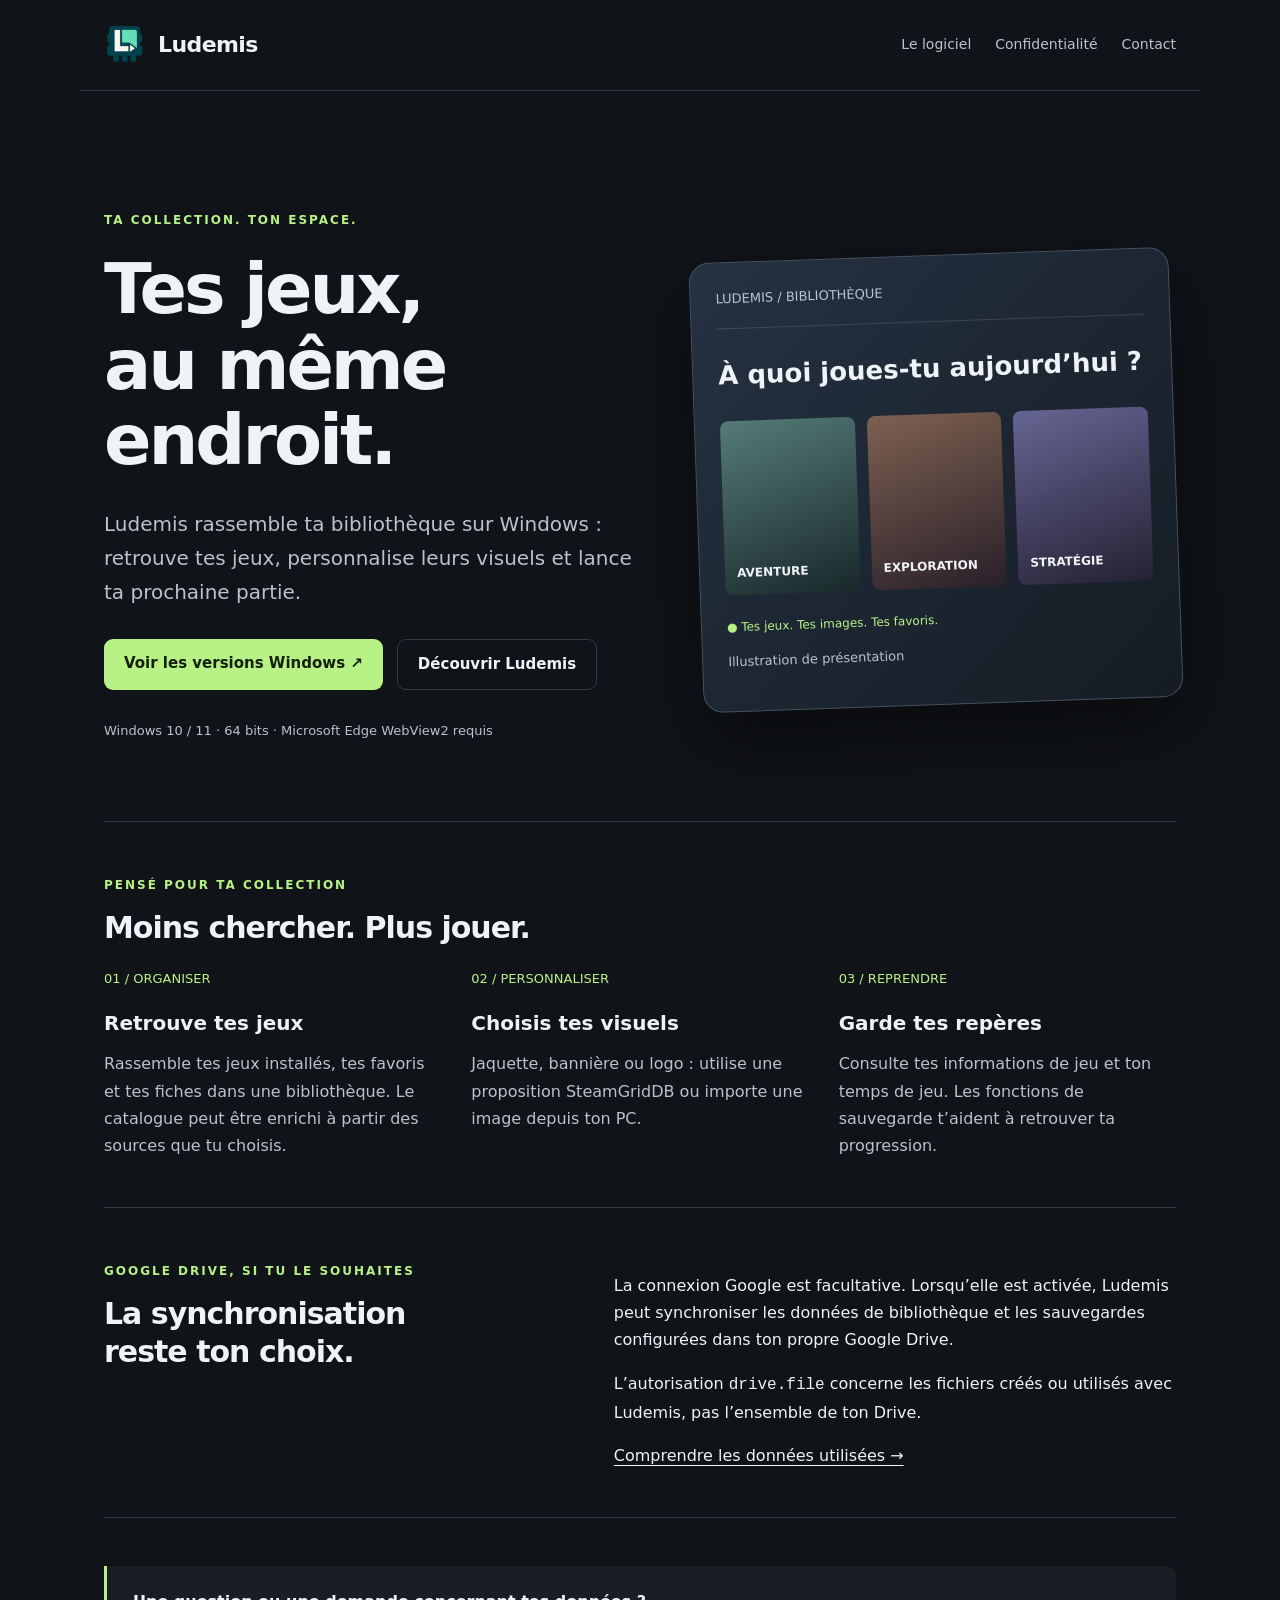
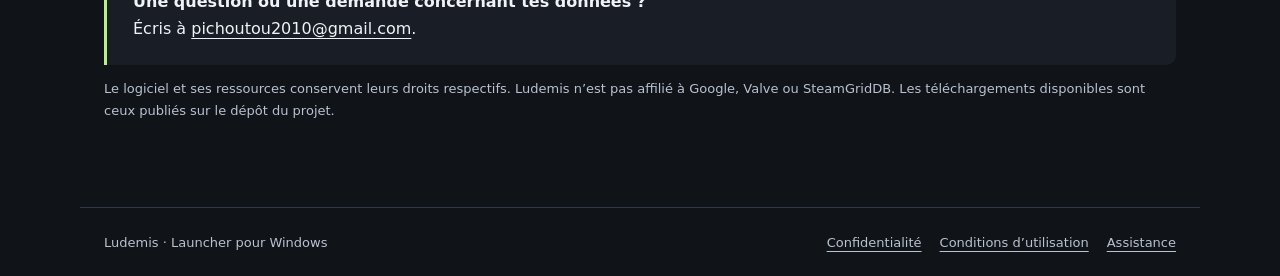
<file: docs/index.html>
<!doctype html><html lang="fr"><head><meta charset="utf-8"><meta name="viewport" content="width=device-width,initial-scale=1"><meta name="description" content="Découvre Ludemis, le launcher Windows pour organiser tes jeux, personnaliser tes visuels et synchroniser tes sauvegardes avec Google Drive."><meta name="theme-color" content="#101318"><title>Ludemis — Tes jeux, au même endroit</title><link rel="icon" href="./assets/ludemis.png"><link rel="stylesheet" href="./style.css"></head><body><a class="skip" href="#contenu">Aller au contenu</a><header><a class="brand" href="./"><img src="./assets/ludemis.png" alt="">Ludemis</a><nav aria-label="Navigation principale"><a href="./#fonctionnalites">Le logiciel</a><a href="./confidentialite.html">Confidentialité</a><a href="mailto:pichoutou2010@gmail.com">Contact</a></nav></header><main id="contenu"><section class="hero"><div><span class="eyebrow">Ta collection. Ton espace.</span><h1>Tes jeux,<br>au même endroit.</h1><p class="lead">Ludemis rassemble ta bibliothèque sur Windows : retrouve tes jeux, personnalise leurs visuels et lance ta prochaine partie.</p><div class="actions"><a class="button" href="https://github.com/Ksidernide/Ludemis-releases/releases">Voir les versions Windows ↗</a><a class="button secondary" href="#fonctionnalites">Découvrir Ludemis</a></div><p class="small">Windows 10 / 11 · 64 bits · Microsoft Edge WebView2 requis</p></div><div class="preview" aria-label="Illustration de l’organisation d’une bibliothèque, sans capture de données utilisateur"><div class="preview-top">LUDEMIS / BIBLIOTHÈQUE</div><h3>À quoi joues-tu aujourd’hui ?</h3><div class="covers"><div class="cover">AVENTURE</div><div class="cover">EXPLORATION</div><div class="cover">STRATÉGIE</div></div><div class="status">● Tes jeux. Tes images. Tes favoris.</div><p class="small">Illustration de présentation</p></div></section><section class="section" id="fonctionnalites"><span class="eyebrow">Pensé pour ta collection</span><h2>Moins chercher. Plus jouer.</h2><div class="columns"><article><span class="num">01 / ORGANISER</span><h3>Retrouve tes jeux</h3><p>Rassemble tes jeux installés, tes favoris et tes fiches dans une bibliothèque. Le catalogue peut être enrichi à partir des sources que tu choisis.</p></article><article><span class="num">02 / PERSONNALISER</span><h3>Choisis tes visuels</h3><p>Jaquette, bannière ou logo : utilise une proposition SteamGridDB ou importe une image depuis ton PC.</p></article><article><span class="num">03 / REPRENDRE</span><h3>Garde tes repères</h3><p>Consulte tes informations de jeu et ton temps de jeu. Les fonctions de sauvegarde t’aident à retrouver ta progression.</p></article></div></section><section class="section cloud"><div><span class="eyebrow">Google Drive, si tu le souhaites</span><h2>La synchronisation<br>reste ton choix.</h2></div><div><p>La connexion Google est facultative. Lorsqu’elle est activée, Ludemis peut synchroniser les données de bibliothèque et les sauvegardes configurées dans ton propre Google Drive.</p><p>L’autorisation <code>drive.file</code> concerne les fichiers créés ou utilisés avec Ludemis, pas l’ensemble de ton Drive.</p><a href="./confidentialite.html">Comprendre les données utilisées →</a></div></section><section class="section"><div class="note"><p><strong>Une question ou une demande concernant tes données ?</strong><br>Écris à <a href="mailto:pichoutou2010@gmail.com">pichoutou2010@gmail.com</a>.</p></div><p class="small">Le logiciel et ses ressources conservent leurs droits respectifs. Ludemis n’est pas affilié à Google, Valve ou SteamGridDB. Les téléchargements disponibles sont ceux publiés sur le dépôt du projet.</p></section></main><footer><span>Ludemis · Launcher pour Windows</span><div><a href="./confidentialite.html">Confidentialité</a><a href="./conditions.html">Conditions d’utilisation</a><a href="mailto:pichoutou2010@gmail.com">Assistance</a></div></footer></body></html>
</file>
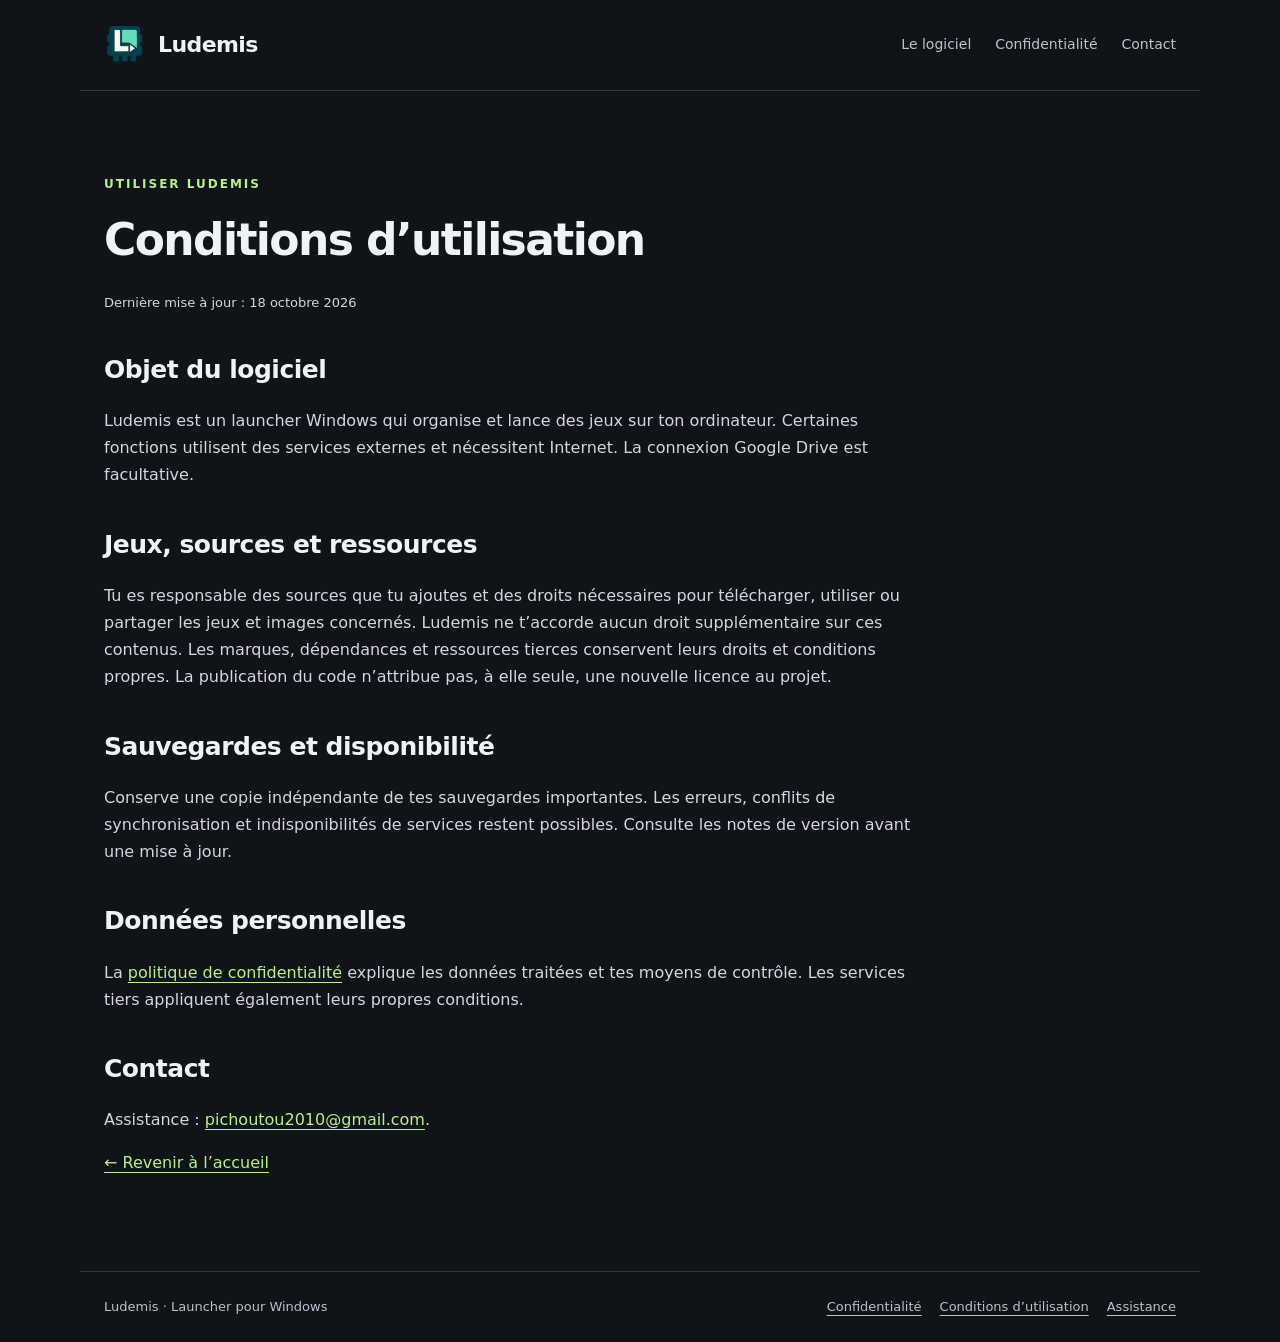
<file: docs/conditions.html>
<!doctype html><html lang="fr"><head><meta charset="utf-8"><meta name="viewport" content="width=device-width,initial-scale=1"><meta name="description" content="Conditions d’utilisation de Ludemis, ressources tierces, sauvegardes et contact."><meta name="theme-color" content="#101318"><title>Conditions d’utilisation — Ludemis</title><link rel="icon" href="./assets/ludemis.png"><link rel="stylesheet" href="./style.css"></head><body><a class="skip" href="#contenu">Aller au contenu</a><header><a class="brand" href="./"><img src="./assets/ludemis.png" alt="">Ludemis</a><nav aria-label="Navigation principale"><a href="./#fonctionnalites">Le logiciel</a><a href="./confidentialite.html">Confidentialité</a><a href="mailto:pichoutou2010@gmail.com">Contact</a></nav></header><main id="contenu"><article class="prose"><span class="eyebrow">Utiliser Ludemis</span><h1>Conditions d’utilisation</h1><p class="small">Dernière mise à jour : 18 octobre 2026</p><h2>Objet du logiciel</h2><p>Ludemis est un launcher Windows qui organise et lance des jeux sur ton ordinateur. Certaines fonctions utilisent des services externes et nécessitent Internet. La connexion Google Drive est facultative.</p><h2>Jeux, sources et ressources</h2><p>Tu es responsable des sources que tu ajoutes et des droits nécessaires pour télécharger, utiliser ou partager les jeux et images concernés. Ludemis ne t’accorde aucun droit supplémentaire sur ces contenus. Les marques, dépendances et ressources tierces conservent leurs droits et conditions propres. La publication du code n’attribue pas, à elle seule, une nouvelle licence au projet.</p><h2>Sauvegardes et disponibilité</h2><p>Conserve une copie indépendante de tes sauvegardes importantes. Les erreurs, conflits de synchronisation et indisponibilités de services restent possibles. Consulte les notes de version avant une mise à jour.</p><h2>Données personnelles</h2><p>La <a href="./confidentialite.html">politique de confidentialité</a> explique les données traitées et tes moyens de contrôle. Les services tiers appliquent également leurs propres conditions.</p><h2>Contact</h2><p>Assistance : <a href="mailto:pichoutou2010@gmail.com">pichoutou2010@gmail.com</a>.</p><p><a href="./">← Revenir à l’accueil</a></p></article></main><footer><span>Ludemis · Launcher pour Windows</span><div><a href="./confidentialite.html">Confidentialité</a><a href="./conditions.html">Conditions d’utilisation</a><a href="mailto:pichoutou2010@gmail.com">Assistance</a></div></footer></body></html>
</file>
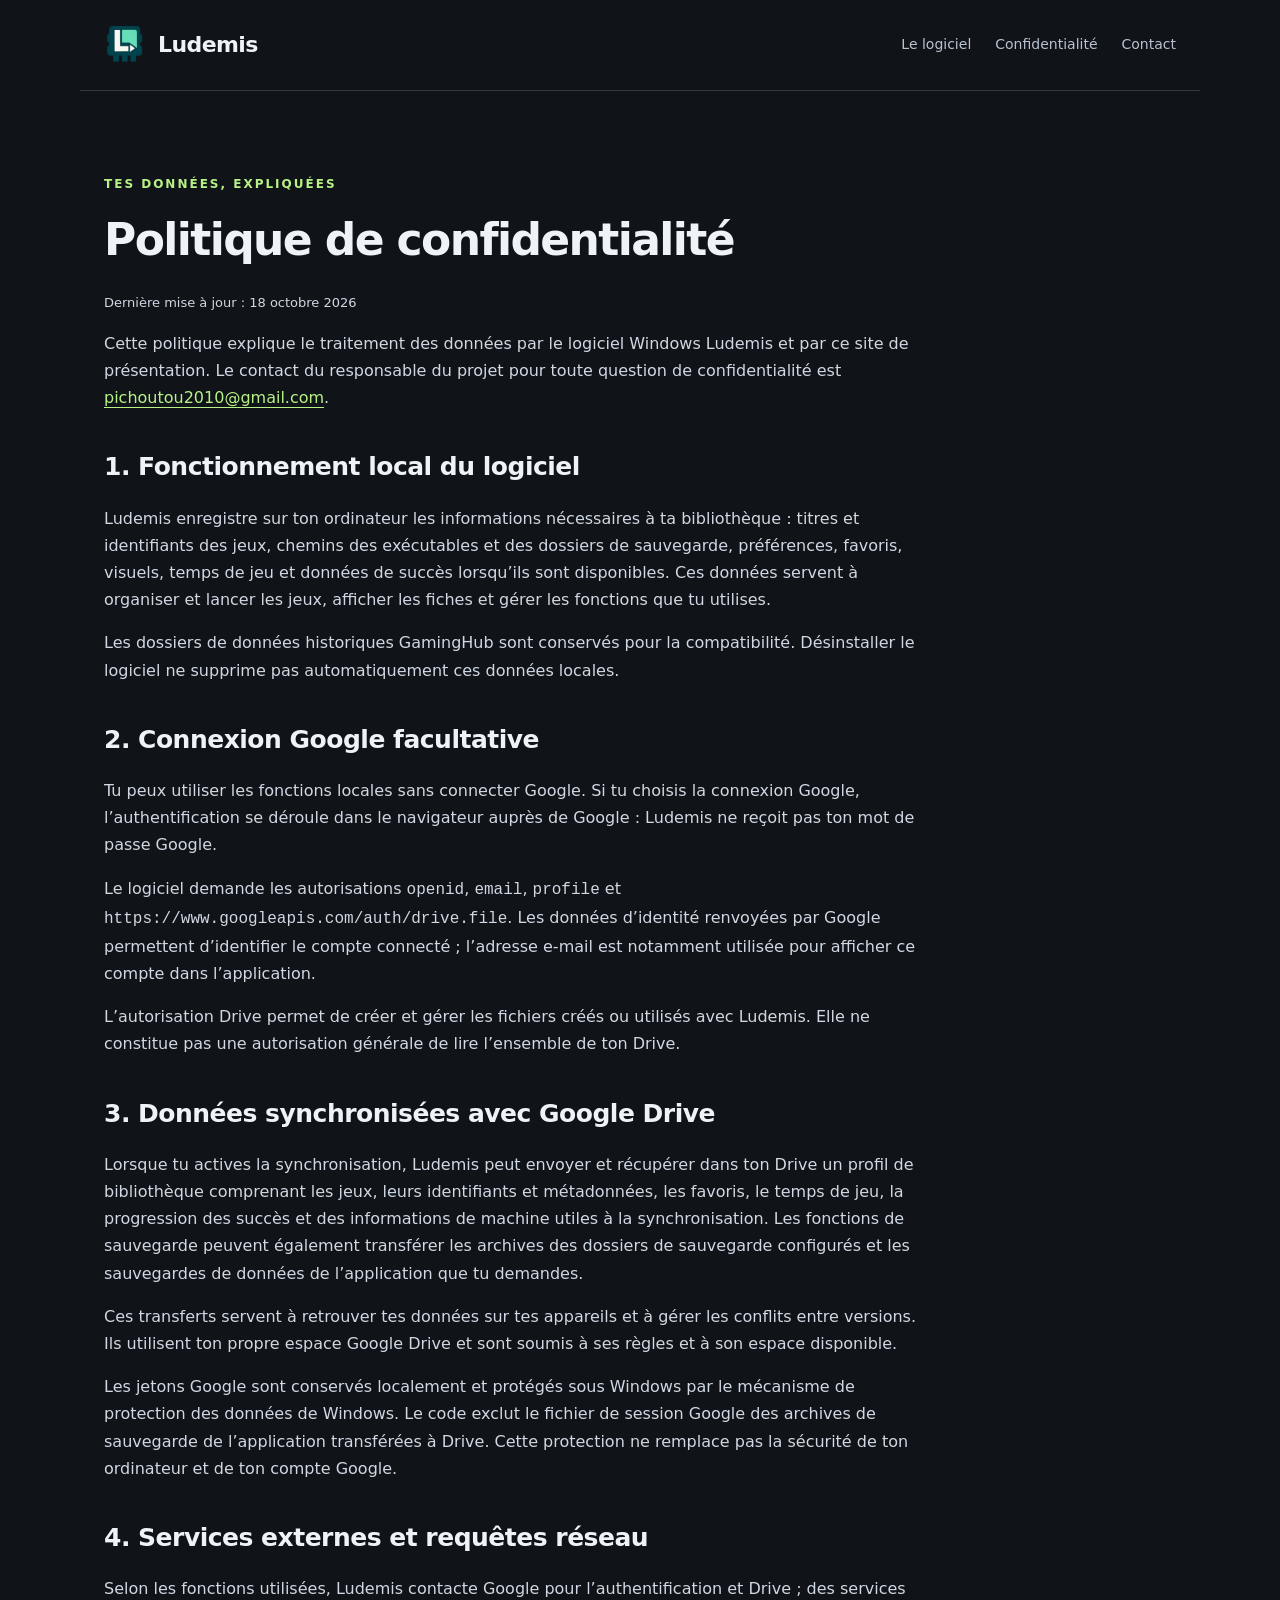
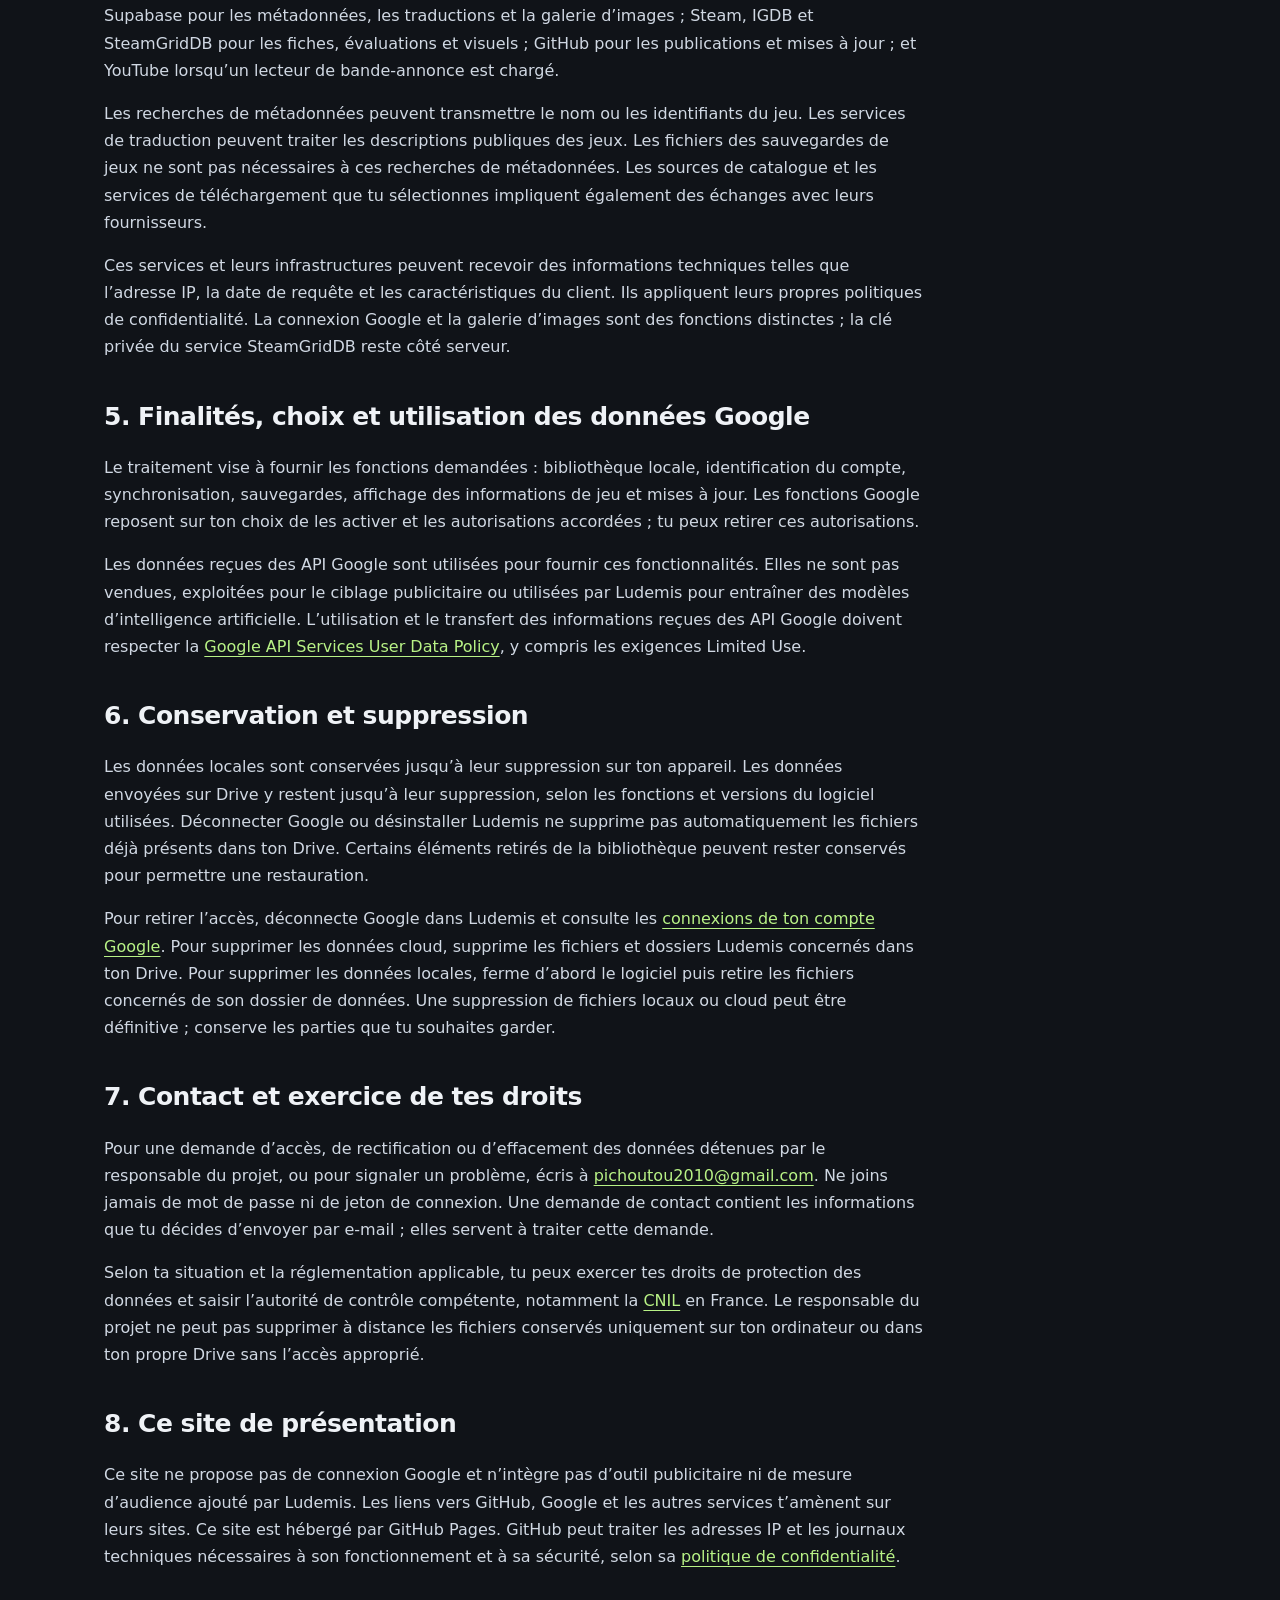
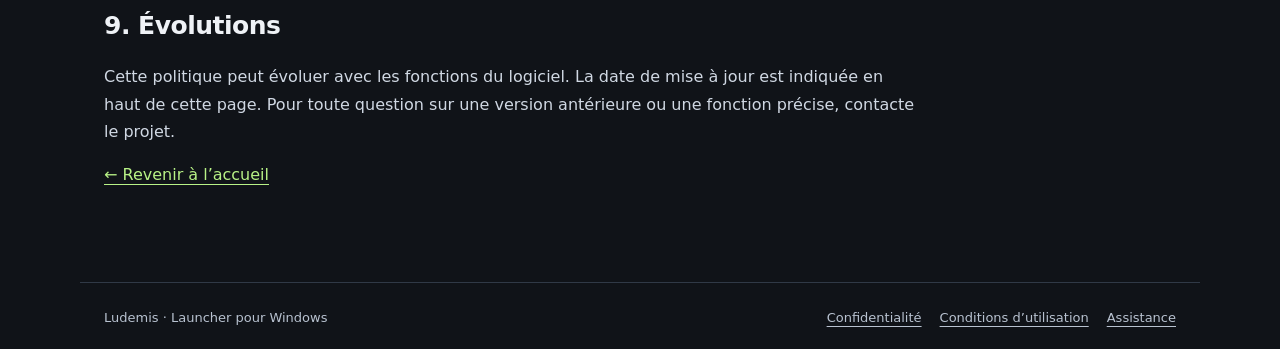
<file: docs/confidentialite.html>
<!doctype html><html lang="fr"><head><meta charset="utf-8"><meta name="viewport" content="width=device-width,initial-scale=1"><meta name="description" content="Données locales, connexion Google, synchronisation Drive, services externes et suppression des données dans Ludemis."><meta name="theme-color" content="#101318"><title>Confidentialité — Ludemis</title><link rel="icon" href="./assets/ludemis.png"><link rel="stylesheet" href="./style.css"></head><body><a class="skip" href="#contenu">Aller au contenu</a><header><a class="brand" href="./"><img src="./assets/ludemis.png" alt="">Ludemis</a><nav aria-label="Navigation principale"><a href="./#fonctionnalites">Le logiciel</a><a href="./confidentialite.html">Confidentialité</a><a href="mailto:pichoutou2010@gmail.com">Contact</a></nav></header><main id="contenu"><article class="prose"><span class="eyebrow">Tes données, expliquées</span><h1>Politique de confidentialité</h1><p class="small">Dernière mise à jour : 18 octobre 2026</p><p>Cette politique explique le traitement des données par le logiciel Windows Ludemis et par ce site de présentation. Le contact du responsable du projet pour toute question de confidentialité est <a href="mailto:pichoutou2010@gmail.com">pichoutou2010@gmail.com</a>.</p><h2>1. Fonctionnement local du logiciel</h2><p>Ludemis enregistre sur ton ordinateur les informations nécessaires à ta bibliothèque : titres et identifiants des jeux, chemins des exécutables et des dossiers de sauvegarde, préférences, favoris, visuels, temps de jeu et données de succès lorsqu’ils sont disponibles. Ces données servent à organiser et lancer les jeux, afficher les fiches et gérer les fonctions que tu utilises.</p><p>Les dossiers de données historiques GamingHub sont conservés pour la compatibilité. Désinstaller le logiciel ne supprime pas automatiquement ces données locales.</p><h2>2. Connexion Google facultative</h2><p>Tu peux utiliser les fonctions locales sans connecter Google. Si tu choisis la connexion Google, l’authentification se déroule dans le navigateur auprès de Google : Ludemis ne reçoit pas ton mot de passe Google.</p><p>Le logiciel demande les autorisations <code>openid</code>, <code>email</code>, <code>profile</code> et <code>https://www.googleapis.com/auth/drive.file</code>. Les données d’identité renvoyées par Google permettent d’identifier le compte connecté ; l’adresse e-mail est notamment utilisée pour afficher ce compte dans l’application.</p><p>L’autorisation Drive permet de créer et gérer les fichiers créés ou utilisés avec Ludemis. Elle ne constitue pas une autorisation générale de lire l’ensemble de ton Drive.</p><h2>3. Données synchronisées avec Google Drive</h2><p>Lorsque tu actives la synchronisation, Ludemis peut envoyer et récupérer dans ton Drive un profil de bibliothèque comprenant les jeux, leurs identifiants et métadonnées, les favoris, le temps de jeu, la progression des succès et des informations de machine utiles à la synchronisation. Les fonctions de sauvegarde peuvent également transférer les archives des dossiers de sauvegarde configurés et les sauvegardes de données de l’application que tu demandes.</p><p>Ces transferts servent à retrouver tes données sur tes appareils et à gérer les conflits entre versions. Ils utilisent ton propre espace Google Drive et sont soumis à ses règles et à son espace disponible.</p><p>Les jetons Google sont conservés localement et protégés sous Windows par le mécanisme de protection des données de Windows. Le code exclut le fichier de session Google des archives de sauvegarde de l’application transférées à Drive. Cette protection ne remplace pas la sécurité de ton ordinateur et de ton compte Google.</p><h2>4. Services externes et requêtes réseau</h2><p>Selon les fonctions utilisées, Ludemis contacte Google pour l’authentification et Drive ; des services Supabase pour les métadonnées, les traductions et la galerie d’images ; Steam, IGDB et SteamGridDB pour les fiches, évaluations et visuels ; GitHub pour les publications et mises à jour ; et YouTube lorsqu’un lecteur de bande-annonce est chargé.</p><p>Les recherches de métadonnées peuvent transmettre le nom ou les identifiants du jeu. Les services de traduction peuvent traiter les descriptions publiques des jeux. Les fichiers des sauvegardes de jeux ne sont pas nécessaires à ces recherches de métadonnées. Les sources de catalogue et les services de téléchargement que tu sélectionnes impliquent également des échanges avec leurs fournisseurs.</p><p>Ces services et leurs infrastructures peuvent recevoir des informations techniques telles que l’adresse IP, la date de requête et les caractéristiques du client. Ils appliquent leurs propres politiques de confidentialité. La connexion Google et la galerie d’images sont des fonctions distinctes ; la clé privée du service SteamGridDB reste côté serveur.</p><h2>5. Finalités, choix et utilisation des données Google</h2><p>Le traitement vise à fournir les fonctions demandées : bibliothèque locale, identification du compte, synchronisation, sauvegardes, affichage des informations de jeu et mises à jour. Les fonctions Google reposent sur ton choix de les activer et les autorisations accordées ; tu peux retirer ces autorisations.</p><p>Les données reçues des API Google sont utilisées pour fournir ces fonctionnalités. Elles ne sont pas vendues, exploitées pour le ciblage publicitaire ou utilisées par Ludemis pour entraîner des modèles d’intelligence artificielle. L’utilisation et le transfert des informations reçues des API Google doivent respecter la <a href="https://developers.google.com/terms/api-services-user-data-policy">Google API Services User Data Policy</a>, y compris les exigences Limited Use.</p><h2>6. Conservation et suppression</h2><p>Les données locales sont conservées jusqu’à leur suppression sur ton appareil. Les données envoyées sur Drive y restent jusqu’à leur suppression, selon les fonctions et versions du logiciel utilisées. Déconnecter Google ou désinstaller Ludemis ne supprime pas automatiquement les fichiers déjà présents dans ton Drive. Certains éléments retirés de la bibliothèque peuvent rester conservés pour permettre une restauration.</p><p>Pour retirer l’accès, déconnecte Google dans Ludemis et consulte les <a href="https://myaccount.google.com/connections">connexions de ton compte Google</a>. Pour supprimer les données cloud, supprime les fichiers et dossiers Ludemis concernés dans ton Drive. Pour supprimer les données locales, ferme d’abord le logiciel puis retire les fichiers concernés de son dossier de données. Une suppression de fichiers locaux ou cloud peut être définitive ; conserve les parties que tu souhaites garder.</p><h2>7. Contact et exercice de tes droits</h2><p>Pour une demande d’accès, de rectification ou d’effacement des données détenues par le responsable du projet, ou pour signaler un problème, écris à <a href="mailto:pichoutou2010@gmail.com">pichoutou2010@gmail.com</a>. Ne joins jamais de mot de passe ni de jeton de connexion. Une demande de contact contient les informations que tu décides d’envoyer par e-mail ; elles servent à traiter cette demande.</p><p>Selon ta situation et la réglementation applicable, tu peux exercer tes droits de protection des données et saisir l’autorité de contrôle compétente, notamment la <a href="https://www.cnil.fr/fr/adresser-une-plainte">CNIL</a> en France. Le responsable du projet ne peut pas supprimer à distance les fichiers conservés uniquement sur ton ordinateur ou dans ton propre Drive sans l’accès approprié.</p><h2>8. Ce site de présentation</h2><p>Ce site ne propose pas de connexion Google et n’intègre pas d’outil publicitaire ni de mesure d’audience ajouté par Ludemis. Les liens vers GitHub, Google et les autres services t’amènent sur leurs sites. Ce site est hébergé par GitHub Pages. GitHub peut traiter les adresses IP et les journaux techniques nécessaires à son fonctionnement et à sa sécurité, selon sa <a href="https://docs.github.com/fr/site-policy/privacy-policies/github-general-privacy-statement">politique de confidentialité</a>.</p><h2>9. Évolutions</h2><p>Cette politique peut évoluer avec les fonctions du logiciel. La date de mise à jour est indiquée en haut de cette page. Pour toute question sur une version antérieure ou une fonction précise, contacte le projet.</p><p><a href="./">← Revenir à l’accueil</a></p></article></main><footer><span>Ludemis · Launcher pour Windows</span><div><a href="./confidentialite.html">Confidentialité</a><a href="./conditions.html">Conditions d’utilisation</a><a href="mailto:pichoutou2010@gmail.com">Assistance</a></div></footer></body></html>
</file>
<file: docs/style.css>
:root{color-scheme:dark;--bg:#101318;--panel:#191e26;--line:#303946;--text:#eff2f6;--muted:#b8c2d0;--accent:#b8f286}*{box-sizing:border-box}html{scroll-behavior:smooth}body{margin:0;background:var(--bg);color:var(--text);font:16px/1.7 system-ui,-apple-system,Segoe UI,sans-serif}a{color:inherit;text-underline-offset:4px}a:focus-visible,button:focus-visible{outline:3px solid var(--accent);outline-offset:5px}header,main,footer{max-width:1120px;margin:auto;padding:24px}header{display:flex;align-items:center;justify-content:space-between;gap:20px;border-bottom:1px solid var(--line)}.brand{display:flex;gap:12px;align-items:center;text-decoration:none;font-size:22px;font-weight:750;letter-spacing:-.6px}.brand img{width:42px;height:42px;object-fit:contain}nav{display:flex;gap:24px;font-size:14px;flex-wrap:wrap}nav a{text-decoration:none;color:var(--muted)}nav a:hover{color:var(--accent)}.eyebrow{font-size:12px;text-transform:uppercase;letter-spacing:2px;color:var(--accent);font-weight:700}.hero{padding:90px 0 65px;display:grid;grid-template-columns:1.1fr 1fr;gap:64px;align-items:center}h1{font-size:clamp(38px,5.8vw,70px);line-height:1.08;letter-spacing:-3px;margin:20px 0 28px}h2{font-size:30px;line-height:1.25;letter-spacing:-1px;margin:12px 0 22px}h3{font-size:20px;margin:0 0 10px}.lead{font-size:20px;color:var(--muted);max-width:620px}.actions{display:flex;flex-wrap:wrap;gap:14px;margin:30px 0}.button{display:inline-block;padding:12px 20px;border-radius:9px;background:var(--accent);color:#14200c;text-decoration:none;font-weight:750;font-size:15px}.secondary{background:transparent;color:var(--text);border:1px solid var(--line)}.small{font-size:13px;color:var(--muted)}.preview{border:1px solid #465261;background:linear-gradient(135deg,#253242,#151c24);padding:25px;border-radius:20px;box-shadow:0 30px 70px #0006;transform:rotate(-2deg)}.preview-top{font-size:13px;color:var(--muted);border-bottom:1px solid #ffffff20;padding-bottom:18px}.preview h3{font-size:26px;margin:24px 0}.covers{display:grid;grid-template-columns:repeat(3,1fr);gap:12px}.cover{height:174px;border-radius:8px;background:linear-gradient(160deg,#547b78,#192829);display:flex;align-items:end;padding:12px;font-size:12px;font-weight:700}.cover:nth-child(2){background:linear-gradient(160deg,#7e6051,#292029)}.cover:nth-child(3){background:linear-gradient(160deg,#666593,#242133)}.status{font-size:12px;padding-top:22px;color:var(--accent)}.section{padding:48px 0;border-top:1px solid var(--line)}.columns{display:grid;grid-template-columns:repeat(3,1fr);gap:30px}.columns p{color:var(--muted);margin:0}.num{display:block;color:var(--accent);font-size:13px;margin-bottom:16px}.cloud{display:grid;grid-template-columns:1fr 1.25fr;gap:60px}.note{padding:22px 26px;background:var(--panel);border-left:3px solid var(--accent);border-radius:0 10px 10px 0}.note p{margin:0}footer{border-top:1px solid var(--line);display:flex;justify-content:space-between;gap:20px;flex-wrap:wrap;color:var(--muted);font-size:13px}footer a{margin-left:18px}.prose{max-width:820px;padding:54px 0}.prose h1{font-size:44px;letter-spacing:-1.6px}.prose h2{font-size:25px;letter-spacing:-.5px;margin-top:40px}.prose p,.prose li{color:#d0d8e3}.prose a{color:var(--accent)}.prose ul{padding-left:22px}.skip{position:absolute;left:16px;top:-90px;background:var(--accent);color:#101318;padding:8px}.skip:focus{top:12px}@media(max-width:760px){header{align-items:start;flex-direction:column}.hero{grid-template-columns:1fr;padding:48px 0;gap:30px}h1{letter-spacing:-1.8px}.preview{transform:none}.columns,.cloud{grid-template-columns:1fr;gap:26px}nav{gap:18px}.cover{height:145px}.prose h1{font-size:36px}footer a{margin:0 16px 0 0}}

@media(prefers-reduced-motion:reduce){html{scroll-behavior:auto}}
code{overflow-wrap:anywhere} .cover{min-width:0;overflow-wrap:anywhere}
</file>
